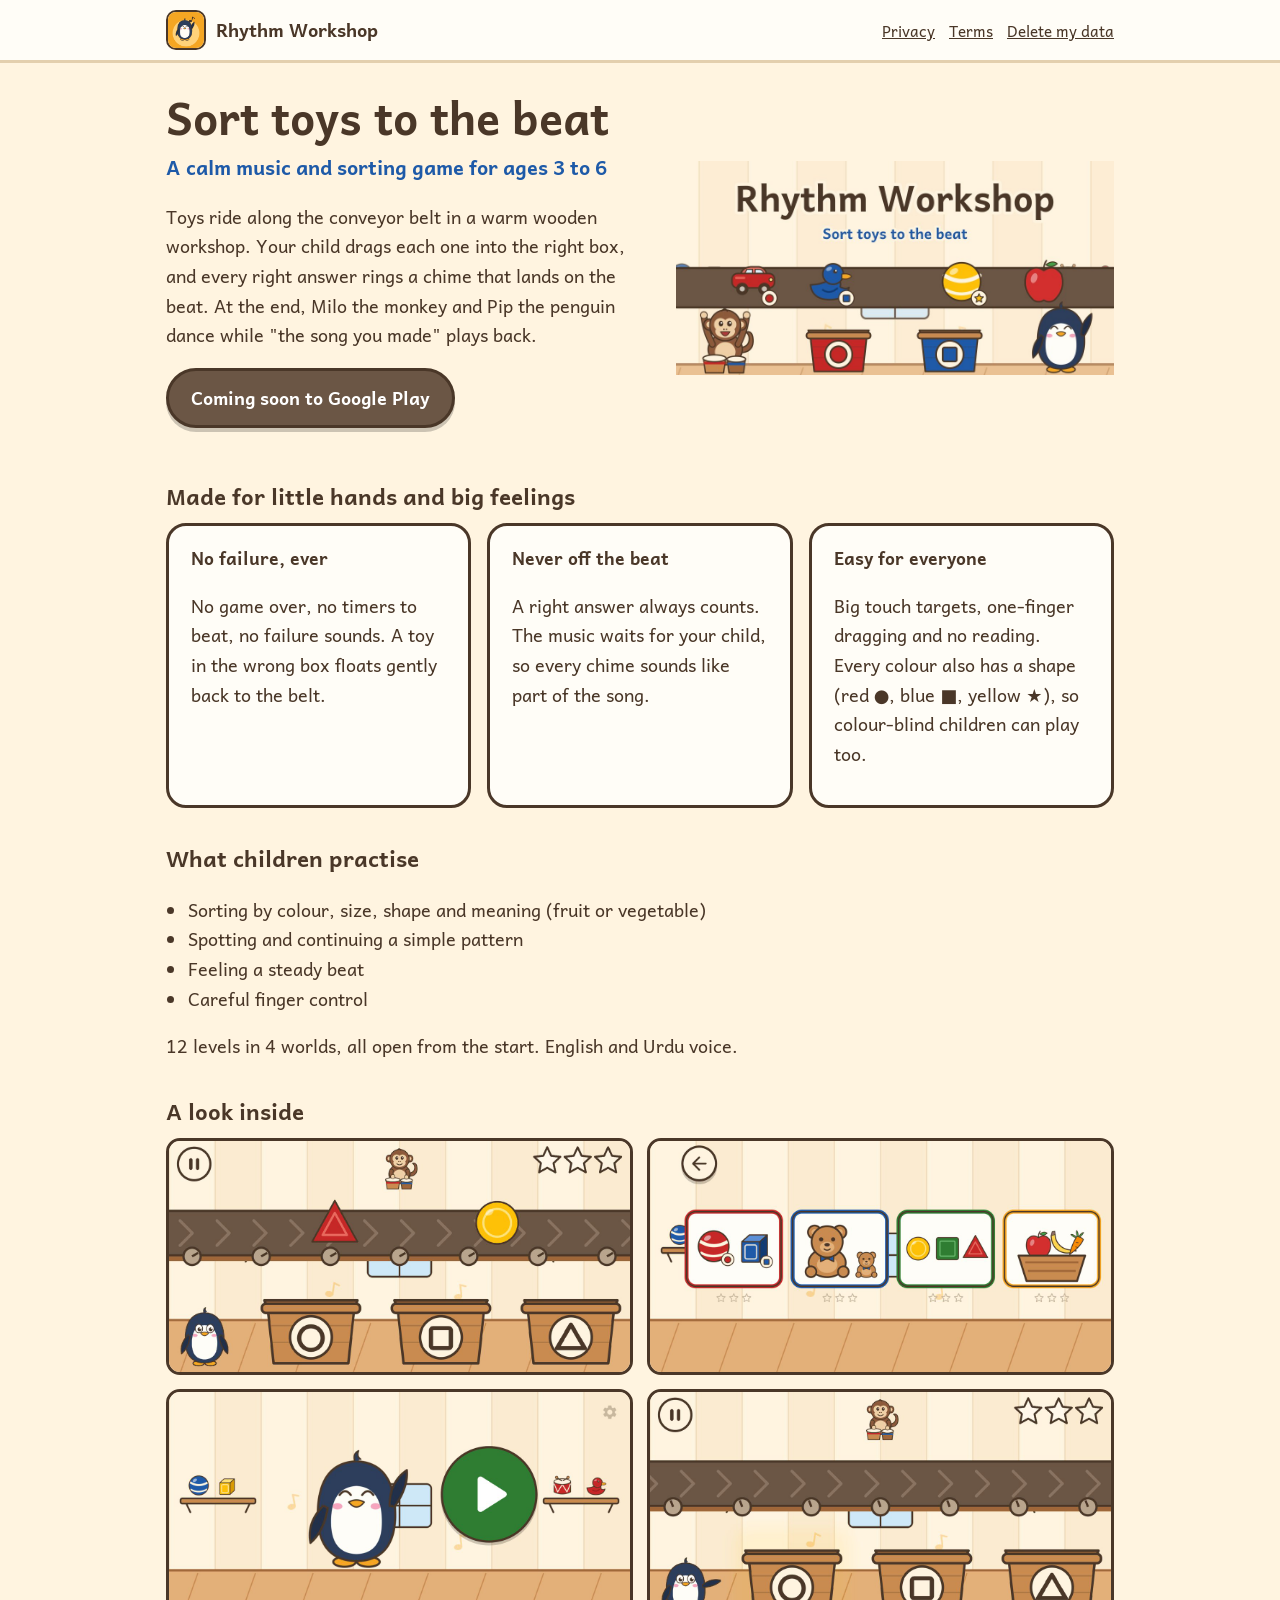
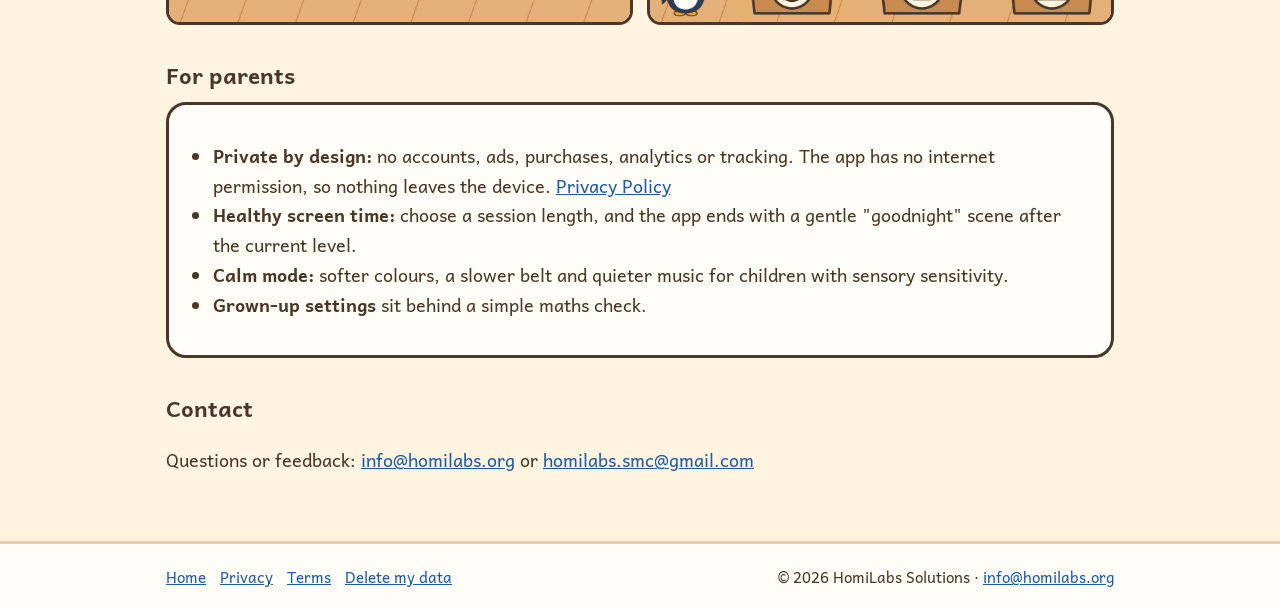
<file: website/index.html>
<!doctype html>
<html lang="en">
<head>
<meta charset="utf-8">
<meta name="viewport" content="width=device-width, initial-scale=1">
<title>Rhythm Workshop · Sort toys to the beat</title>
<meta name="description" content="A calm, offline music-and-sorting game for children aged 3 to 6. No ads, no purchases, no tracking. By HomiLabs Solutions.">
<link rel="canonical" href="https://rhythmworkshop.homilabs.org/">
<meta property="og:type" content="website">
<meta property="og:title" content="Rhythm Workshop · Sort toys to the beat">
<meta property="og:description" content="A calm, offline music-and-sorting game for children aged 3 to 6. No ads, no purchases, no tracking.">
<meta property="og:image" content="https://rhythmworkshop.homilabs.org/assets/feature-graphic.jpg">
<meta property="og:url" content="https://rhythmworkshop.homilabs.org/">
<meta name="twitter:card" content="summary_large_image">
<link rel="icon" href="assets/favicon-48.png">
<link rel="apple-touch-icon" href="assets/apple-touch-icon.png">
<link rel="stylesheet" href="assets/site.css">
</head>
<body>
<header class="bar"><div class="wrap">
  <a class="brand" href="index.html"><img src="assets/icon-256.png" alt="">Rhythm Workshop</a>
  <nav><a href="privacy-policy.html">Privacy</a><a href="terms.html">Terms</a><a href="delete-my-data.html">Delete my data</a></nav>
</div></header>
<main><div class="wrap">

  <section class="hero">
    <div>
      <h1>Sort toys to the beat</h1>
      <p class="tag">A calm music and sorting game for ages 3 to 6</p>
      <p>Toys ride along the conveyor belt in a warm wooden workshop. Your child drags each one into the right box, and every right answer rings a chime that lands on the beat. At the end, Milo the monkey and Pip the penguin dance while "the song you made" plays back.</p>
      <p><a class="btn soon" href="https://play.google.com/store/apps/details?id=com.homilabs.rhythmworkshop" rel="noopener">Coming soon to Google Play</a></p>
    </div>
    <img src="assets/feature-graphic.jpg" width="1024" height="500" alt="Rhythm Workshop: Milo the monkey, Pip the penguin, toys on a conveyor belt and red and blue sorting boxes">
  </section>

  <h2>Made for little hands and big feelings</h2>
  <div class="grid3">
    <div class="card"><h3>No failure, ever</h3><p>No game over, no timers to beat, no failure sounds. A toy in the wrong box floats gently back to the belt.</p></div>
    <div class="card"><h3>Never off the beat</h3><p>A right answer always counts. The music waits for your child, so every chime sounds like part of the song.</p></div>
    <div class="card"><h3>Easy for everyone</h3><p>Big touch targets, one-finger dragging and no reading. Every colour also has a shape (red ●, blue ■, yellow ★), so colour-blind children can play too.</p></div>
  </div>

  <h2>What children practise</h2>
  <ul>
    <li>Sorting by colour, size, shape and meaning (fruit or vegetable)</li>
    <li>Spotting and continuing a simple pattern</li>
    <li>Feeling a steady beat</li>
    <li>Careful finger control</li>
  </ul>
  <p>12 levels in 4 worlds, all open from the start. English and Urdu voice.</p>

  <h2>A look inside</h2>
  <div class="shots">
    <img src="assets/05-gameplay.jpg" width="1280" height="640" loading="lazy" alt="Gameplay: shape blocks on the conveyor belt above circle, square and triangle boxes">
    <img src="assets/02-worlds.jpg" width="1280" height="640" loading="lazy" alt="Four picture cards for the worlds: colours, big and small, shapes, and fruit and vegetables">
    <img src="assets/01-home.jpg" width="1280" height="640" loading="lazy" alt="Home screen with Pip the penguin waving next to a big green Play button">
    <img src="assets/04-gameplay-intro.jpg" width="1280" height="640" loading="lazy" alt="Pip points at the glowing circle box to show where the first toy goes">
  </div>

  <h2>For parents</h2>
  <div class="card">
    <ul>
      <li><strong>Private by design:</strong> no accounts, ads, purchases, analytics or tracking. The app has no internet permission, so nothing leaves the device. <a href="privacy-policy.html">Privacy Policy</a></li>
      <li><strong>Healthy screen time:</strong> choose a session length, and the app ends with a gentle "goodnight" scene after the current level.</li>
      <li><strong>Calm mode:</strong> softer colours, a slower belt and quieter music for children with sensory sensitivity.</li>
      <li><strong>Grown-up settings</strong> sit behind a simple maths check.</li>
    </ul>
  </div>

  <h2>Contact</h2>
  <p>Questions or feedback: <a href="mailto:info@homilabs.org">info@homilabs.org</a> or <a href="mailto:homilabs.smc@gmail.com">homilabs.smc@gmail.com</a></p>
</div></main>
<footer><div class="wrap">
  <nav><a href="index.html">Home</a><a href="privacy-policy.html">Privacy</a><a href="terms.html">Terms</a><a href="delete-my-data.html">Delete my data</a></nav>
  <span>© 2026 HomiLabs Solutions · <a href="mailto:info@homilabs.org">info@homilabs.org</a></span>
</div></footer>
</body>
</html>
</file>
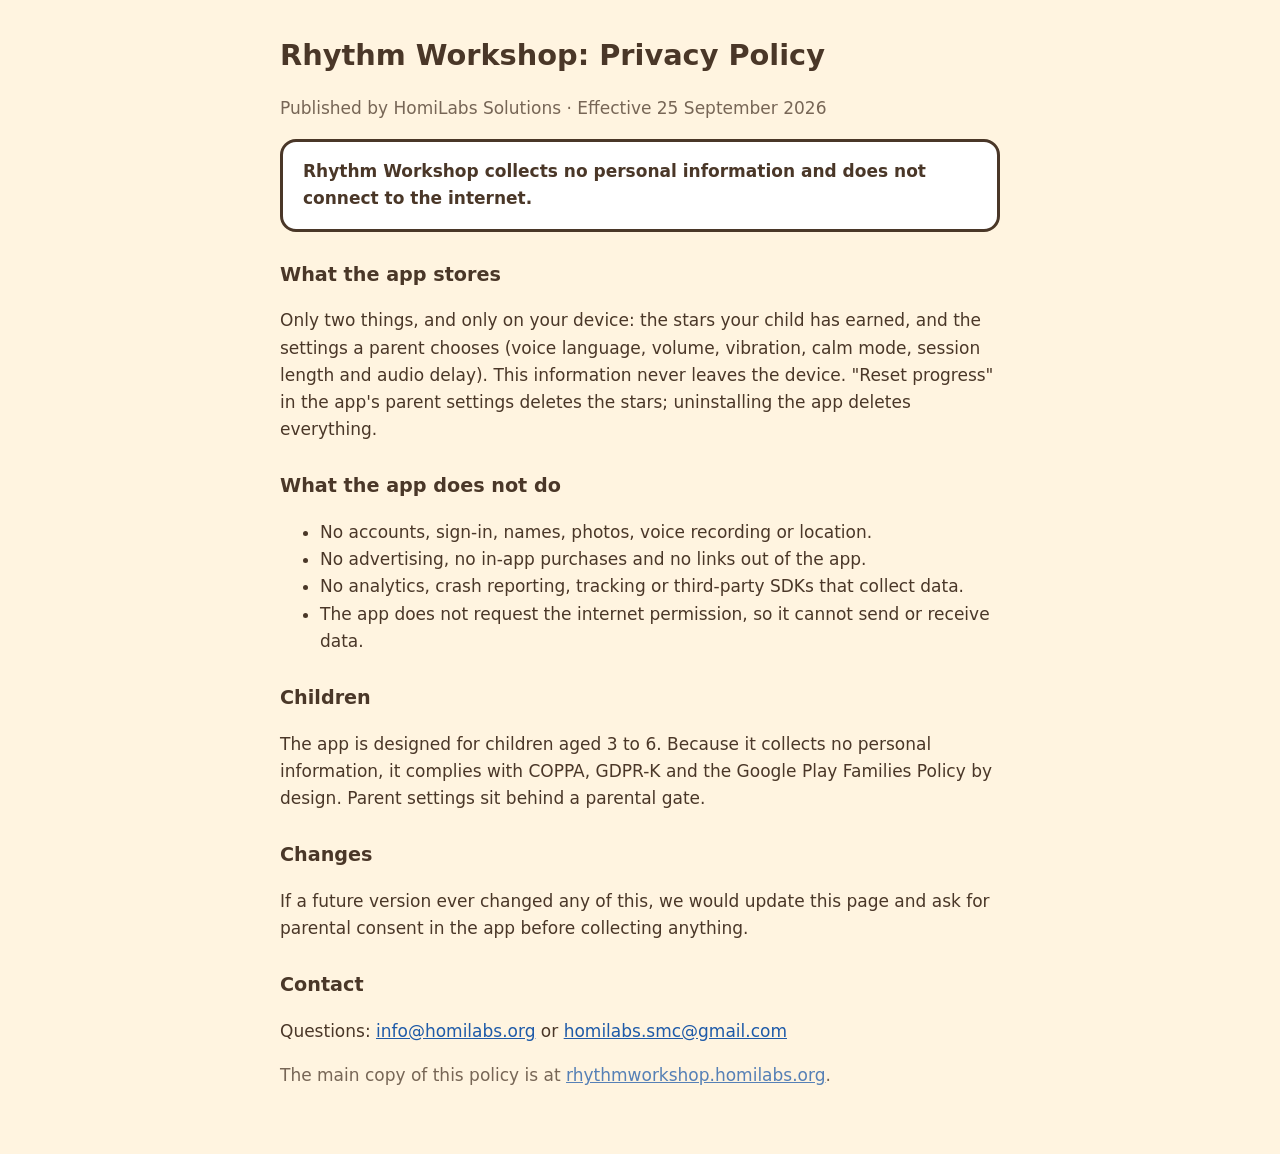
<file: docs/privacy-policy.html>
<!doctype html>
<html lang="en">
<head>
<meta charset="utf-8">
<meta name="viewport" content="width=device-width, initial-scale=1">
<title>Rhythm Workshop · Privacy Policy</title>
<style>
  :root { --cream:#FFF4E0; --walnut:#4A3728; --blue:#1E5AA8; }
  body { margin:0; background:var(--cream); color:var(--walnut); font:17px/1.6 system-ui, -apple-system, "Segoe UI", Roboto, sans-serif; }
  main { max-width:720px; margin:0 auto; padding:32px 16px 48px; }
  h1 { font-size:1.8rem; margin:0 0 4px; }
  h2 { font-size:1.2rem; margin:28px 0 6px; }
  .muted { opacity:.75; }
  .box { background:#fff; border:3px solid var(--walnut); border-radius:16px; padding:16px 20px; }
  a { color:var(--blue); }
</style>
</head>
<body>
<main>
  <h1>Rhythm Workshop: Privacy Policy</h1>
  <p class="muted">Published by HomiLabs Solutions · Effective 25 September 2026</p>

  <div class="box">
    <strong>Rhythm Workshop collects no personal information and does not connect to the internet.</strong>
  </div>

  <h2>What the app stores</h2>
  <p>Only two things, and only on your device: the stars your child has earned, and the settings a parent chooses
     (voice language, volume, vibration, calm mode, session length and audio delay). This information never leaves
     the device. "Reset progress" in the app's parent settings deletes the stars; uninstalling the app deletes everything.</p>

  <h2>What the app does not do</h2>
  <ul>
    <li>No accounts, sign-in, names, photos, voice recording or location.</li>
    <li>No advertising, no in-app purchases and no links out of the app.</li>
    <li>No analytics, crash reporting, tracking or third-party SDKs that collect data.</li>
    <li>The app does not request the internet permission, so it cannot send or receive data.</li>
  </ul>

  <h2>Children</h2>
  <p>The app is designed for children aged 3 to 6. Because it collects no personal information, it complies with
     COPPA, GDPR-K and the Google Play Families Policy by design. Parent settings sit behind a parental gate.</p>

  <h2>Changes</h2>
  <p>If a future version ever changed any of this, we would update this page and ask for parental consent in the
     app before collecting anything.</p>

  <h2>Contact</h2>
  <p>Questions: <a href="mailto:info@homilabs.org">info@homilabs.org</a> or <a href="mailto:homilabs.smc@gmail.com">homilabs.smc@gmail.com</a></p>
  <p class="muted">The main copy of this policy is at <a href="https://rhythmworkshop.homilabs.org/privacy-policy.html">rhythmworkshop.homilabs.org</a>.</p>
</main>
</body>
</html>
</file>
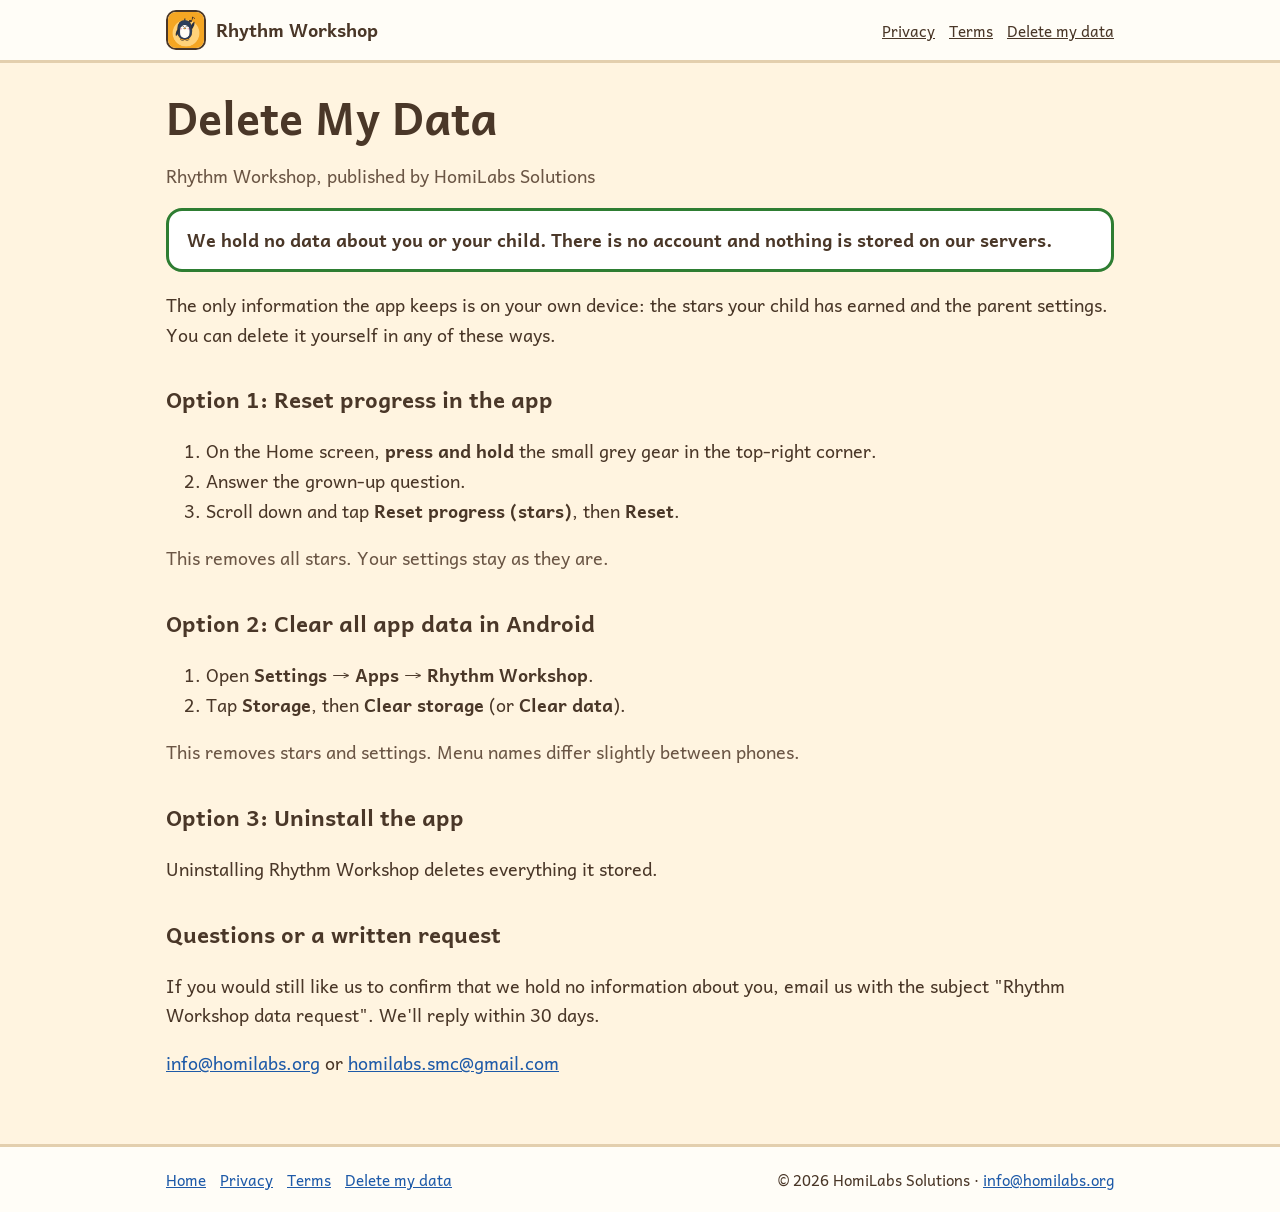
<file: website/delete-my-data.html>
<!doctype html>
<html lang="en">
<head>
<meta charset="utf-8">
<meta name="viewport" content="width=device-width, initial-scale=1">
<title>Delete My Data · Rhythm Workshop</title>
<meta name="description" content="How to delete Rhythm Workshop data. The app stores nothing on our servers; progress lives only on your device.">
<link rel="icon" href="assets/favicon-48.png">
<link rel="stylesheet" href="assets/site.css">
</head>
<body>
<header class="bar"><div class="wrap">
  <a class="brand" href="index.html"><img src="assets/icon-256.png" alt="">Rhythm Workshop</a>
  <nav><a href="privacy-policy.html">Privacy</a><a href="terms.html">Terms</a><a href="delete-my-data.html">Delete my data</a></nav>
</div></header>
<main><div class="wrap">
  <h1>Delete My Data</h1>
  <p class="muted">Rhythm Workshop, published by HomiLabs Solutions</p>

  <p class="callout">We hold no data about you or your child. There is no account and nothing is stored on our servers.</p>

  <p>The only information the app keeps is on your own device: the stars your child has earned and the parent settings. You can delete it yourself in any of these ways.</p>

  <h2>Option 1: Reset progress in the app</h2>
  <ol>
    <li>On the Home screen, <strong>press and hold</strong> the small grey gear in the top-right corner.</li>
    <li>Answer the grown-up question.</li>
    <li>Scroll down and tap <strong>Reset progress (stars)</strong>, then <strong>Reset</strong>.</li>
  </ol>
  <p class="muted">This removes all stars. Your settings stay as they are.</p>

  <h2>Option 2: Clear all app data in Android</h2>
  <ol>
    <li>Open <strong>Settings → Apps → Rhythm Workshop</strong>.</li>
    <li>Tap <strong>Storage</strong>, then <strong>Clear storage</strong> (or <strong>Clear data</strong>).</li>
  </ol>
  <p class="muted">This removes stars and settings. Menu names differ slightly between phones.</p>

  <h2>Option 3: Uninstall the app</h2>
  <p>Uninstalling Rhythm Workshop deletes everything it stored.</p>

  <h2>Questions or a written request</h2>
  <p>If you would still like us to confirm that we hold no information about you, email us with the subject "Rhythm Workshop data request". We'll reply within 30 days.</p>
  <p><a href="mailto:info@homilabs.org?subject=Rhythm%20Workshop%20data%20request">info@homilabs.org</a> or <a href="mailto:homilabs.smc@gmail.com?subject=Rhythm%20Workshop%20data%20request">homilabs.smc@gmail.com</a></p>
</div></main>
<footer><div class="wrap">
  <nav><a href="index.html">Home</a><a href="privacy-policy.html">Privacy</a><a href="terms.html">Terms</a><a href="delete-my-data.html">Delete my data</a></nav>
  <span>© 2026 HomiLabs Solutions · <a href="mailto:info@homilabs.org">info@homilabs.org</a></span>
</div></footer>
</body>
</html>
</file>
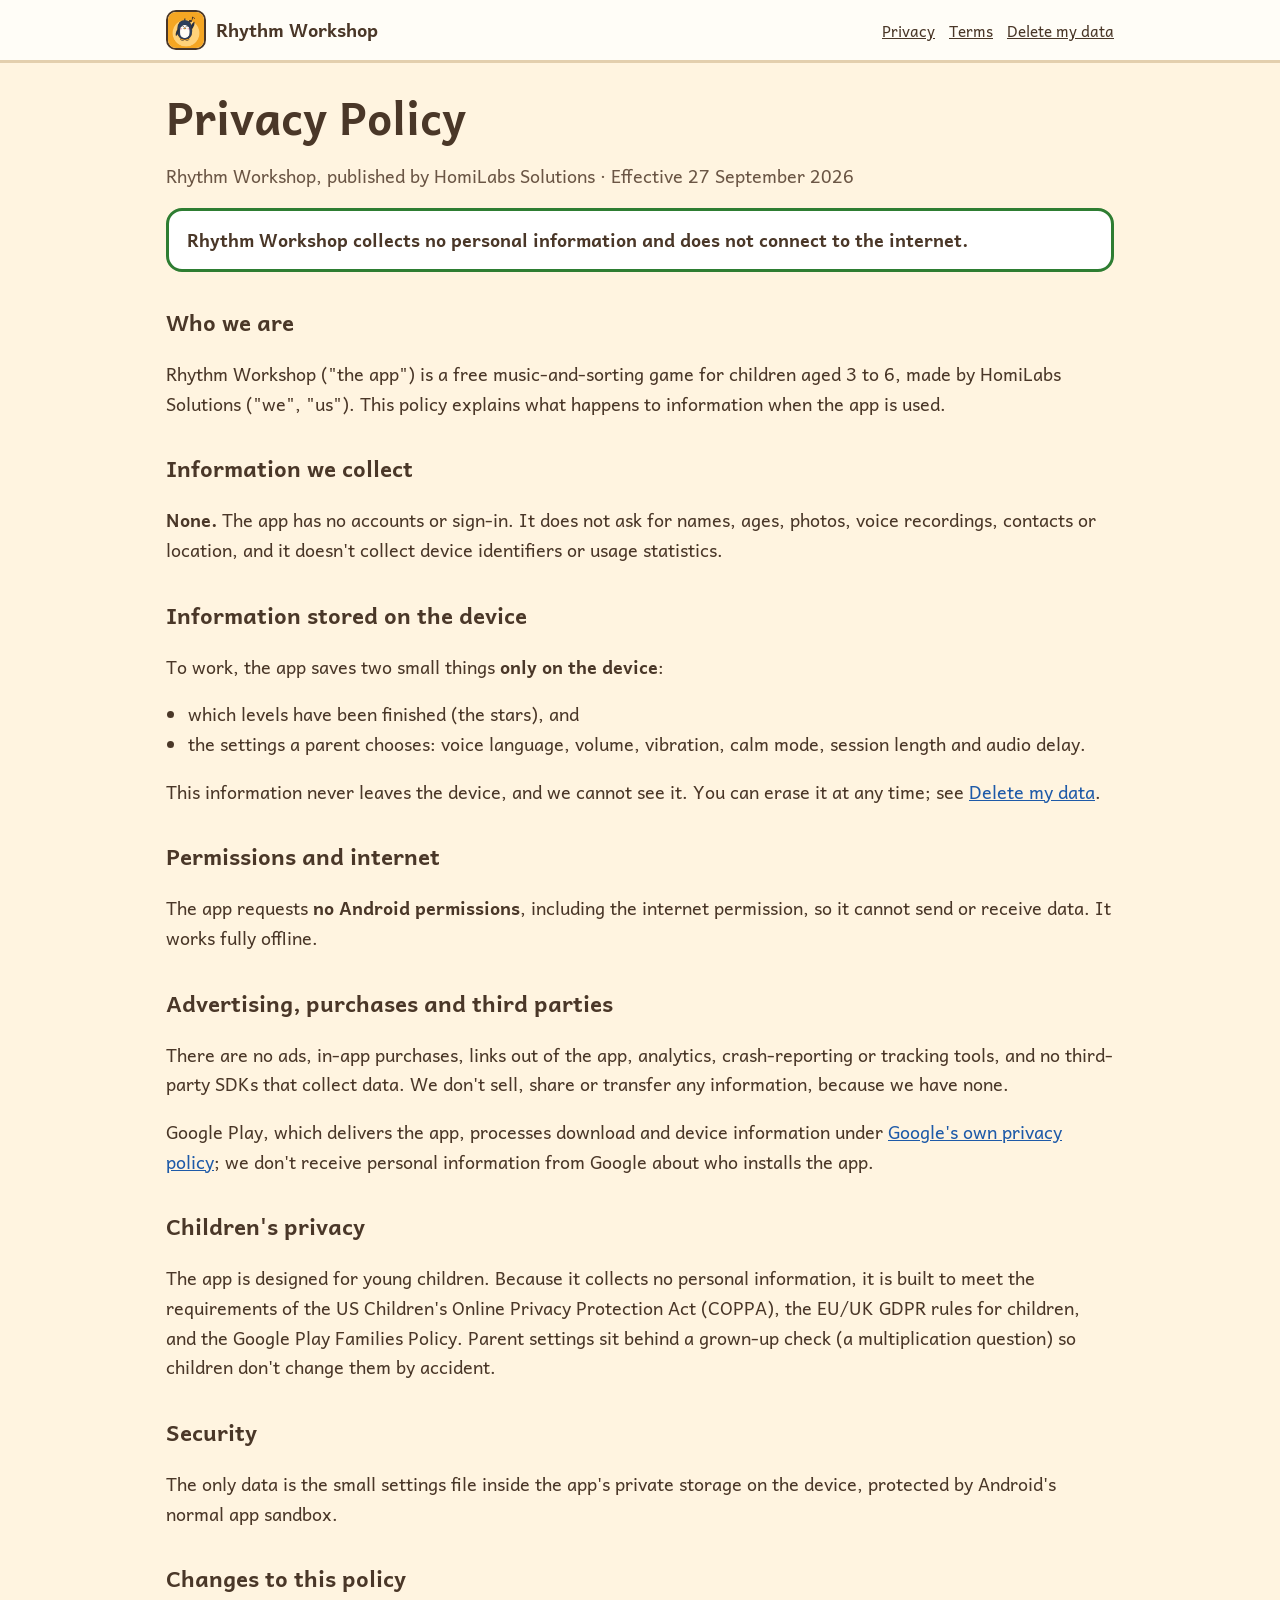
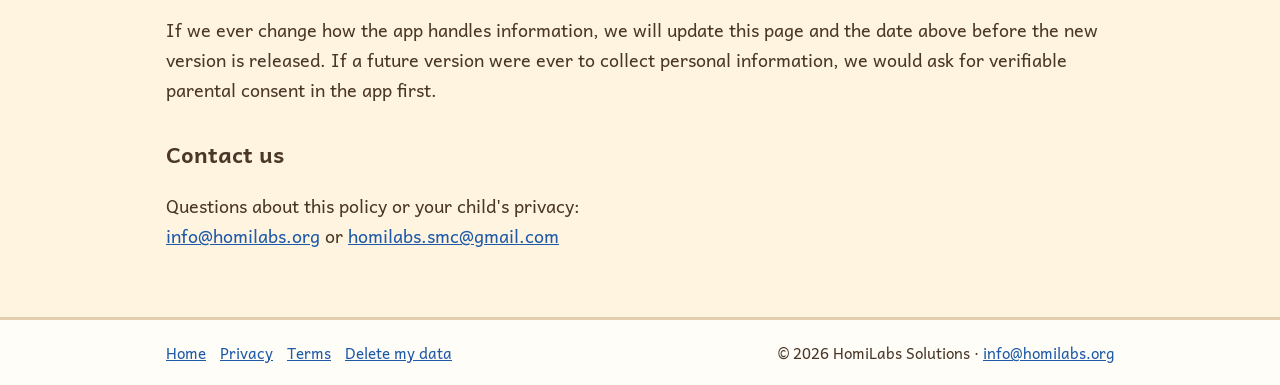
<file: website/privacy-policy.html>
<!doctype html>
<html lang="en">
<head>
<meta charset="utf-8">
<meta name="viewport" content="width=device-width, initial-scale=1">
<title>Privacy Policy · Rhythm Workshop</title>
<meta name="description" content="Rhythm Workshop collects no personal information and does not connect to the internet.">
<link rel="icon" href="assets/favicon-48.png">
<link rel="stylesheet" href="assets/site.css">
</head>
<body>
<header class="bar"><div class="wrap">
  <a class="brand" href="index.html"><img src="assets/icon-256.png" alt="">Rhythm Workshop</a>
  <nav><a href="privacy-policy.html">Privacy</a><a href="terms.html">Terms</a><a href="delete-my-data.html">Delete my data</a></nav>
</div></header>
<main><div class="wrap">
  <h1>Privacy Policy</h1>
  <p class="muted">Rhythm Workshop, published by HomiLabs Solutions · Effective 27 September 2026</p>

  <p class="callout">Rhythm Workshop collects no personal information and does not connect to the internet.</p>

  <h2>Who we are</h2>
  <p>Rhythm Workshop ("the app") is a free music-and-sorting game for children aged 3 to 6, made by HomiLabs Solutions ("we", "us"). This policy explains what happens to information when the app is used.</p>

  <h2>Information we collect</h2>
  <p><strong>None.</strong> The app has no accounts or sign-in. It does not ask for names, ages, photos, voice recordings, contacts or location, and it doesn't collect device identifiers or usage statistics.</p>

  <h2>Information stored on the device</h2>
  <p>To work, the app saves two small things <strong>only on the device</strong>:</p>
  <ul>
    <li>which levels have been finished (the stars), and</li>
    <li>the settings a parent chooses: voice language, volume, vibration, calm mode, session length and audio delay.</li>
  </ul>
  <p>This information never leaves the device, and we cannot see it. You can erase it at any time; see <a href="delete-my-data.html">Delete my data</a>.</p>

  <h2>Permissions and internet</h2>
  <p>The app requests <strong>no Android permissions</strong>, including the internet permission, so it cannot send or receive data. It works fully offline.</p>

  <h2>Advertising, purchases and third parties</h2>
  <p>There are no ads, in-app purchases, links out of the app, analytics, crash-reporting or tracking tools, and no third-party SDKs that collect data. We don't sell, share or transfer any information, because we have none.</p>
  <p>Google Play, which delivers the app, processes download and device information under <a href="https://policies.google.com/privacy" rel="noopener">Google's own privacy policy</a>; we don't receive personal information from Google about who installs the app.</p>

  <h2>Children's privacy</h2>
  <p>The app is designed for young children. Because it collects no personal information, it is built to meet the requirements of the US Children's Online Privacy Protection Act (COPPA), the EU/UK GDPR rules for children, and the Google Play Families Policy. Parent settings sit behind a grown-up check (a multiplication question) so children don't change them by accident.</p>

  <h2>Security</h2>
  <p>The only data is the small settings file inside the app's private storage on the device, protected by Android's normal app sandbox.</p>

  <h2>Changes to this policy</h2>
  <p>If we ever change how the app handles information, we will update this page and the date above before the new version is released. If a future version were ever to collect personal information, we would ask for verifiable parental consent in the app first.</p>

  <h2>Contact us</h2>
  <p>Questions about this policy or your child's privacy:<br>
    <a href="mailto:info@homilabs.org">info@homilabs.org</a> or <a href="mailto:homilabs.smc@gmail.com">homilabs.smc@gmail.com</a></p>
</div></main>
<footer><div class="wrap">
  <nav><a href="index.html">Home</a><a href="privacy-policy.html">Privacy</a><a href="terms.html">Terms</a><a href="delete-my-data.html">Delete my data</a></nav>
  <span>© 2026 HomiLabs Solutions · <a href="mailto:info@homilabs.org">info@homilabs.org</a></span>
</div></footer>
</body>
</html>
</file>
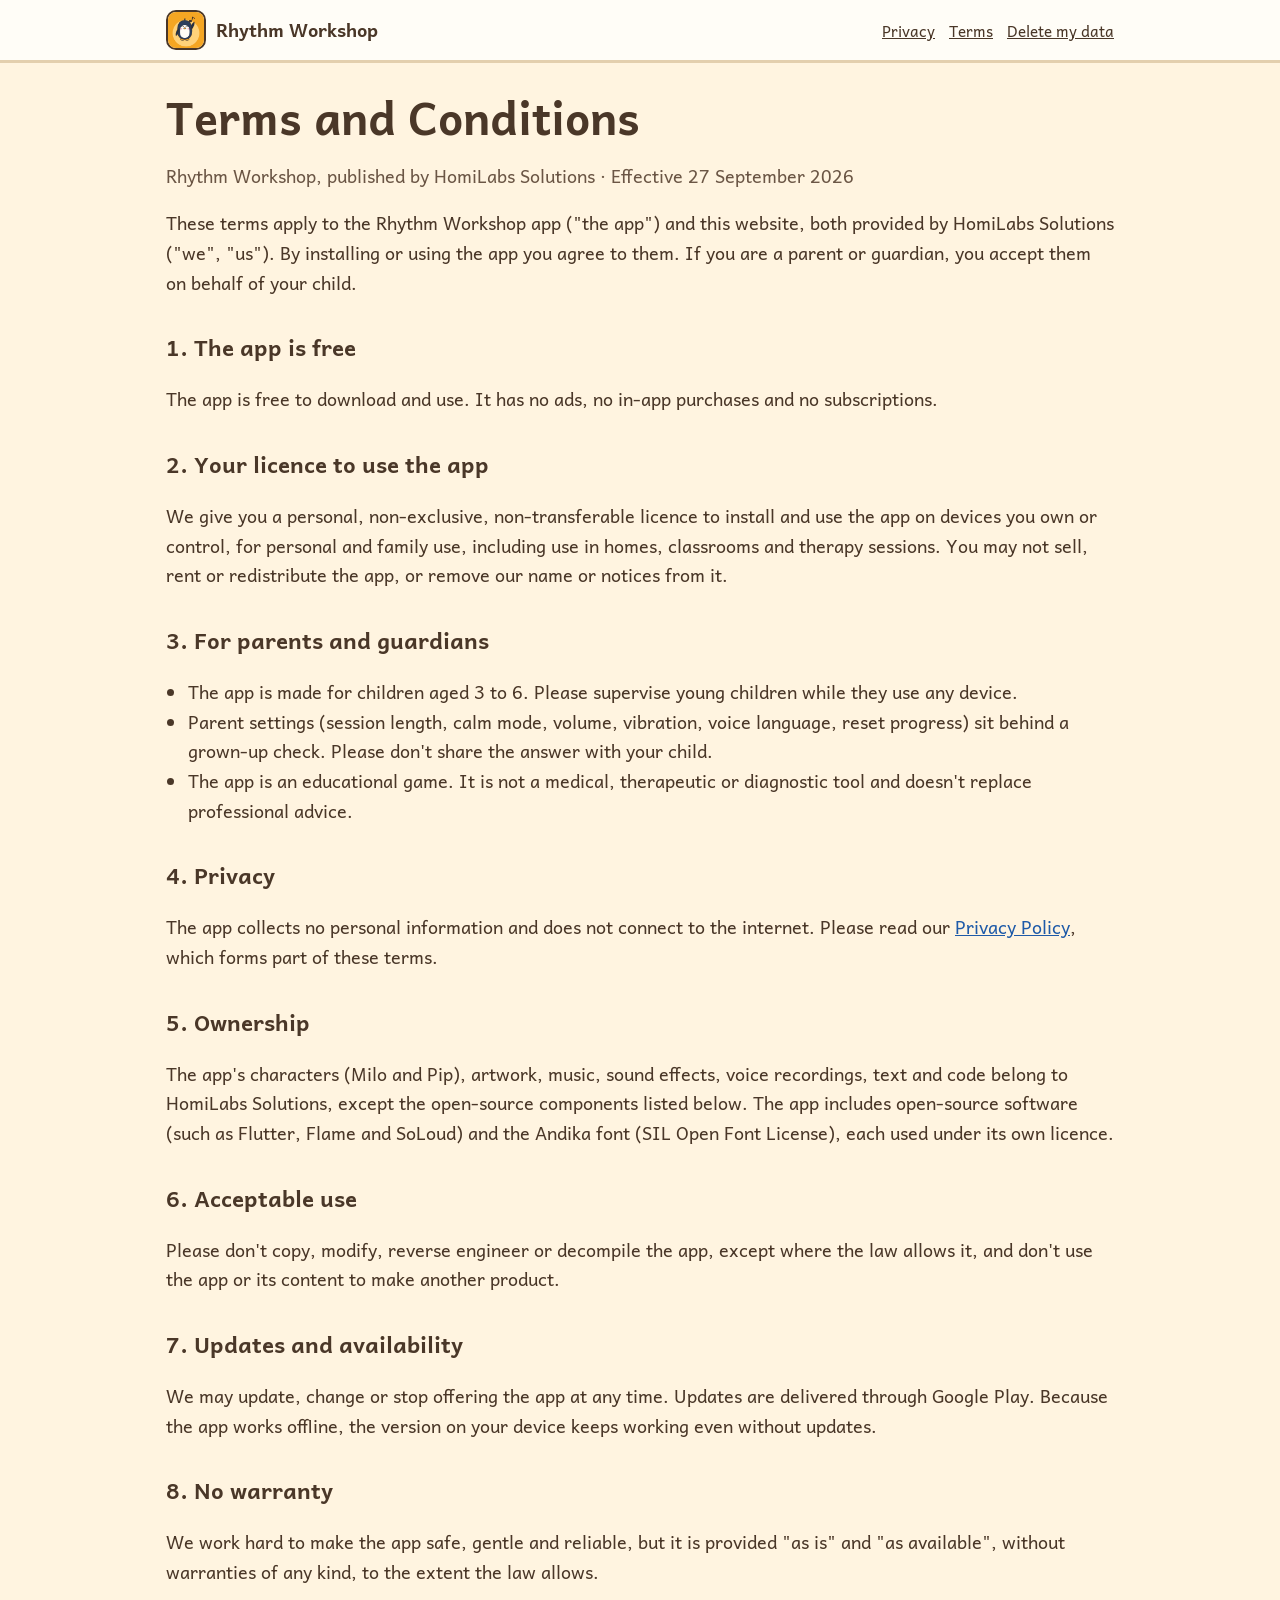
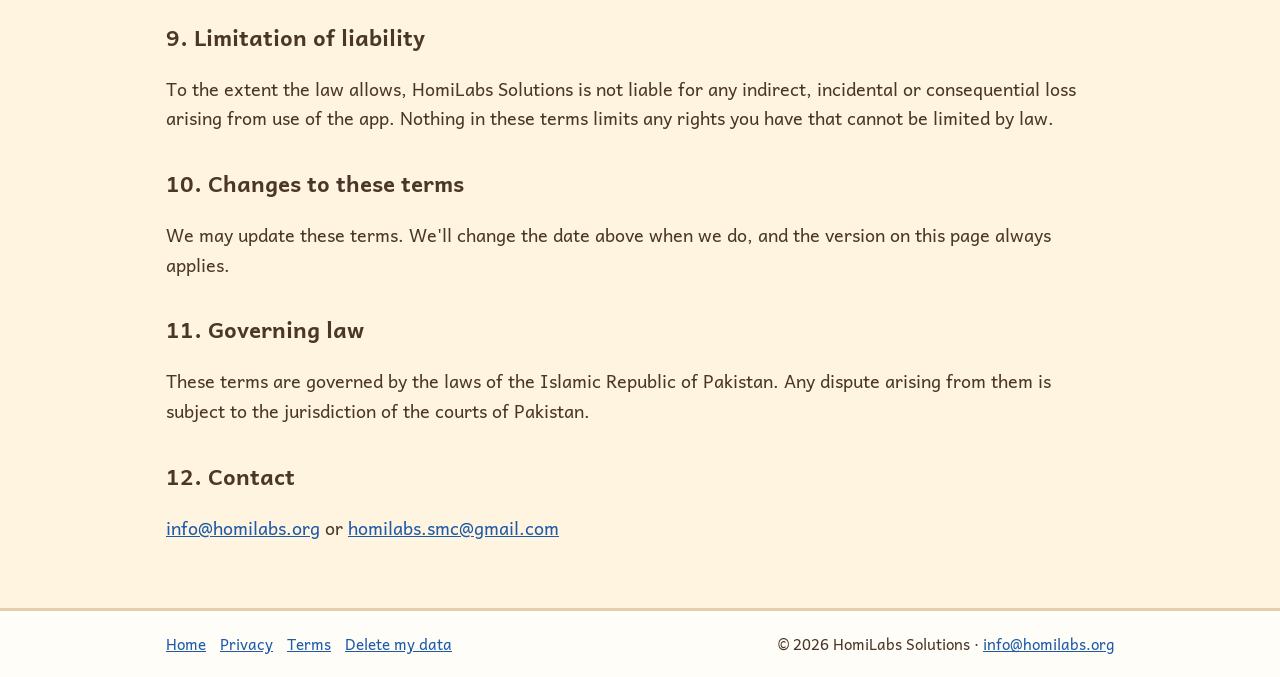
<file: website/terms.html>
<!doctype html>
<html lang="en">
<head>
<meta charset="utf-8">
<meta name="viewport" content="width=device-width, initial-scale=1">
<title>Terms and Conditions · Rhythm Workshop</title>
<meta name="description" content="Terms and conditions for using Rhythm Workshop, a free learning game for children aged 3 to 6 by HomiLabs Solutions.">
<link rel="icon" href="assets/favicon-48.png">
<link rel="stylesheet" href="assets/site.css">
</head>
<body>
<header class="bar"><div class="wrap">
  <a class="brand" href="index.html"><img src="assets/icon-256.png" alt="">Rhythm Workshop</a>
  <nav><a href="privacy-policy.html">Privacy</a><a href="terms.html">Terms</a><a href="delete-my-data.html">Delete my data</a></nav>
</div></header>
<main><div class="wrap">
  <h1>Terms and Conditions</h1>
  <p class="muted">Rhythm Workshop, published by HomiLabs Solutions · Effective 27 September 2026</p>

  <p>These terms apply to the Rhythm Workshop app ("the app") and this website, both provided by HomiLabs Solutions ("we", "us"). By installing or using the app you agree to them. If you are a parent or guardian, you accept them on behalf of your child.</p>

  <h2>1. The app is free</h2>
  <p>The app is free to download and use. It has no ads, no in-app purchases and no subscriptions.</p>

  <h2>2. Your licence to use the app</h2>
  <p>We give you a personal, non-exclusive, non-transferable licence to install and use the app on devices you own or control, for personal and family use, including use in homes, classrooms and therapy sessions. You may not sell, rent or redistribute the app, or remove our name or notices from it.</p>

  <h2>3. For parents and guardians</h2>
  <ul>
    <li>The app is made for children aged 3 to 6. Please supervise young children while they use any device.</li>
    <li>Parent settings (session length, calm mode, volume, vibration, voice language, reset progress) sit behind a grown-up check. Please don't share the answer with your child.</li>
    <li>The app is an educational game. It is not a medical, therapeutic or diagnostic tool and doesn't replace professional advice.</li>
  </ul>

  <h2>4. Privacy</h2>
  <p>The app collects no personal information and does not connect to the internet. Please read our <a href="privacy-policy.html">Privacy Policy</a>, which forms part of these terms.</p>

  <h2>5. Ownership</h2>
  <p>The app's characters (Milo and Pip), artwork, music, sound effects, voice recordings, text and code belong to HomiLabs Solutions, except the open-source components listed below. The app includes open-source software (such as Flutter, Flame and SoLoud) and the Andika font (SIL Open Font License), each used under its own licence.</p>

  <h2>6. Acceptable use</h2>
  <p>Please don't copy, modify, reverse engineer or decompile the app, except where the law allows it, and don't use the app or its content to make another product.</p>

  <h2>7. Updates and availability</h2>
  <p>We may update, change or stop offering the app at any time. Updates are delivered through Google Play. Because the app works offline, the version on your device keeps working even without updates.</p>

  <h2>8. No warranty</h2>
  <p>We work hard to make the app safe, gentle and reliable, but it is provided "as is" and "as available", without warranties of any kind, to the extent the law allows.</p>

  <h2>9. Limitation of liability</h2>
  <p>To the extent the law allows, HomiLabs Solutions is not liable for any indirect, incidental or consequential loss arising from use of the app. Nothing in these terms limits any rights you have that cannot be limited by law.</p>

  <h2>10. Changes to these terms</h2>
  <p>We may update these terms. We'll change the date above when we do, and the version on this page always applies.</p>

  <h2>11. Governing law</h2>
  <p>These terms are governed by the laws of the Islamic Republic of Pakistan. Any dispute arising from them is subject to the jurisdiction of the courts of Pakistan.</p>

  <h2>12. Contact</h2>
  <p><a href="mailto:info@homilabs.org">info@homilabs.org</a> or <a href="mailto:homilabs.smc@gmail.com">homilabs.smc@gmail.com</a></p>
</div></main>
<footer><div class="wrap">
  <nav><a href="index.html">Home</a><a href="privacy-policy.html">Privacy</a><a href="terms.html">Terms</a><a href="delete-my-data.html">Delete my data</a></nav>
  <span>© 2026 HomiLabs Solutions · <a href="mailto:info@homilabs.org">info@homilabs.org</a></span>
</div></footer>
</body>
</html>
</file>
<file: website/assets/site.css>
@font-face { font-family: "Andika"; src: url("Andika-Regular.woff2") format("woff2"); font-weight: 400; font-display: swap; }
@font-face { font-family: "Andika"; src: url("Andika-Bold.woff2") format("woff2"); font-weight: 700; font-display: swap; }

:root {
  --cream: #FFF4E0; --paper: #FFFDF7; --walnut: #4A3728; --muted: #6B5645;
  --red: #C62828; --blue: #1E5AA8; --green: #2E7D32; --amber: #F5A623; --line: #E3CFAE;
}
* { box-sizing: border-box; }
body { margin: 0; background: var(--cream); color: var(--walnut); font: 18px/1.65 "Andika", system-ui, sans-serif; }
a { color: var(--blue); }
img { max-width: 100%; height: auto; display: block; }
.wrap { max-width: 980px; margin: 0 auto; padding: 0 16px; }
header.bar { border-bottom: 3px solid var(--line); background: var(--paper); }
header.bar .wrap { display: flex; align-items: center; gap: 12px; padding-top: 10px; padding-bottom: 10px; flex-wrap: wrap; }
header.bar .brand { display: flex; align-items: center; gap: 10px; font-weight: 700; font-size: 1.15rem; color: var(--walnut); text-decoration: none; margin-right: auto; }
header.bar .brand img { width: 40px; height: 40px; border-radius: 10px; border: 2px solid var(--walnut); }
header.bar nav a { margin-left: 14px; font-size: .95rem; color: var(--walnut); }
main { padding: 28px 0 48px; }
h1 { font-size: clamp(1.9rem, 5vw, 2.8rem); line-height: 1.15; margin: 0 0 8px; }
h2 { font-size: 1.4rem; margin: 32px 0 8px; }
h3 { font-size: 1.1rem; margin: 20px 0 4px; }
.muted { color: var(--muted); }
.card { background: var(--paper); border: 3px solid var(--walnut); border-radius: 20px; padding: 18px 22px; }
.callout { background: #fff; border: 3px solid var(--green); border-radius: 16px; padding: 14px 18px; font-weight: 700; }
.hero { display: grid; grid-template-columns: 1.1fr 1fr; gap: 28px; align-items: center; }
.hero .tag { font-size: 1.25rem; color: var(--blue); font-weight: 700; margin: 0 0 14px; }
.btn { display: inline-block; background: var(--green); color: #fff; text-decoration: none; font-weight: 700; padding: 12px 22px; border-radius: 999px; border: 3px solid var(--walnut); box-shadow: 0 4px 0 rgba(0,0,0,.2); }
.btn.soon { background: var(--muted); }
.grid3 { display: grid; grid-template-columns: repeat(3, 1fr); gap: 16px; }
.grid3 .card h3 { margin-top: 0; }
.shots { display: grid; grid-template-columns: repeat(2, 1fr); gap: 14px; }
.shots img { border-radius: 14px; border: 3px solid var(--walnut); }
footer { border-top: 3px solid var(--line); background: var(--paper); padding: 20px 0; font-size: .95rem; }
footer .wrap { display: flex; flex-wrap: wrap; gap: 8px 20px; justify-content: space-between; }
footer nav a { margin-right: 14px; }
ul { padding-left: 1.2em; }
@media (max-width: 720px) {
  body { font-size: 17px; }
  .hero, .grid3, .shots { grid-template-columns: 1fr; }
  header.bar nav a { margin: 0 12px 0 0; }
}
</file>
